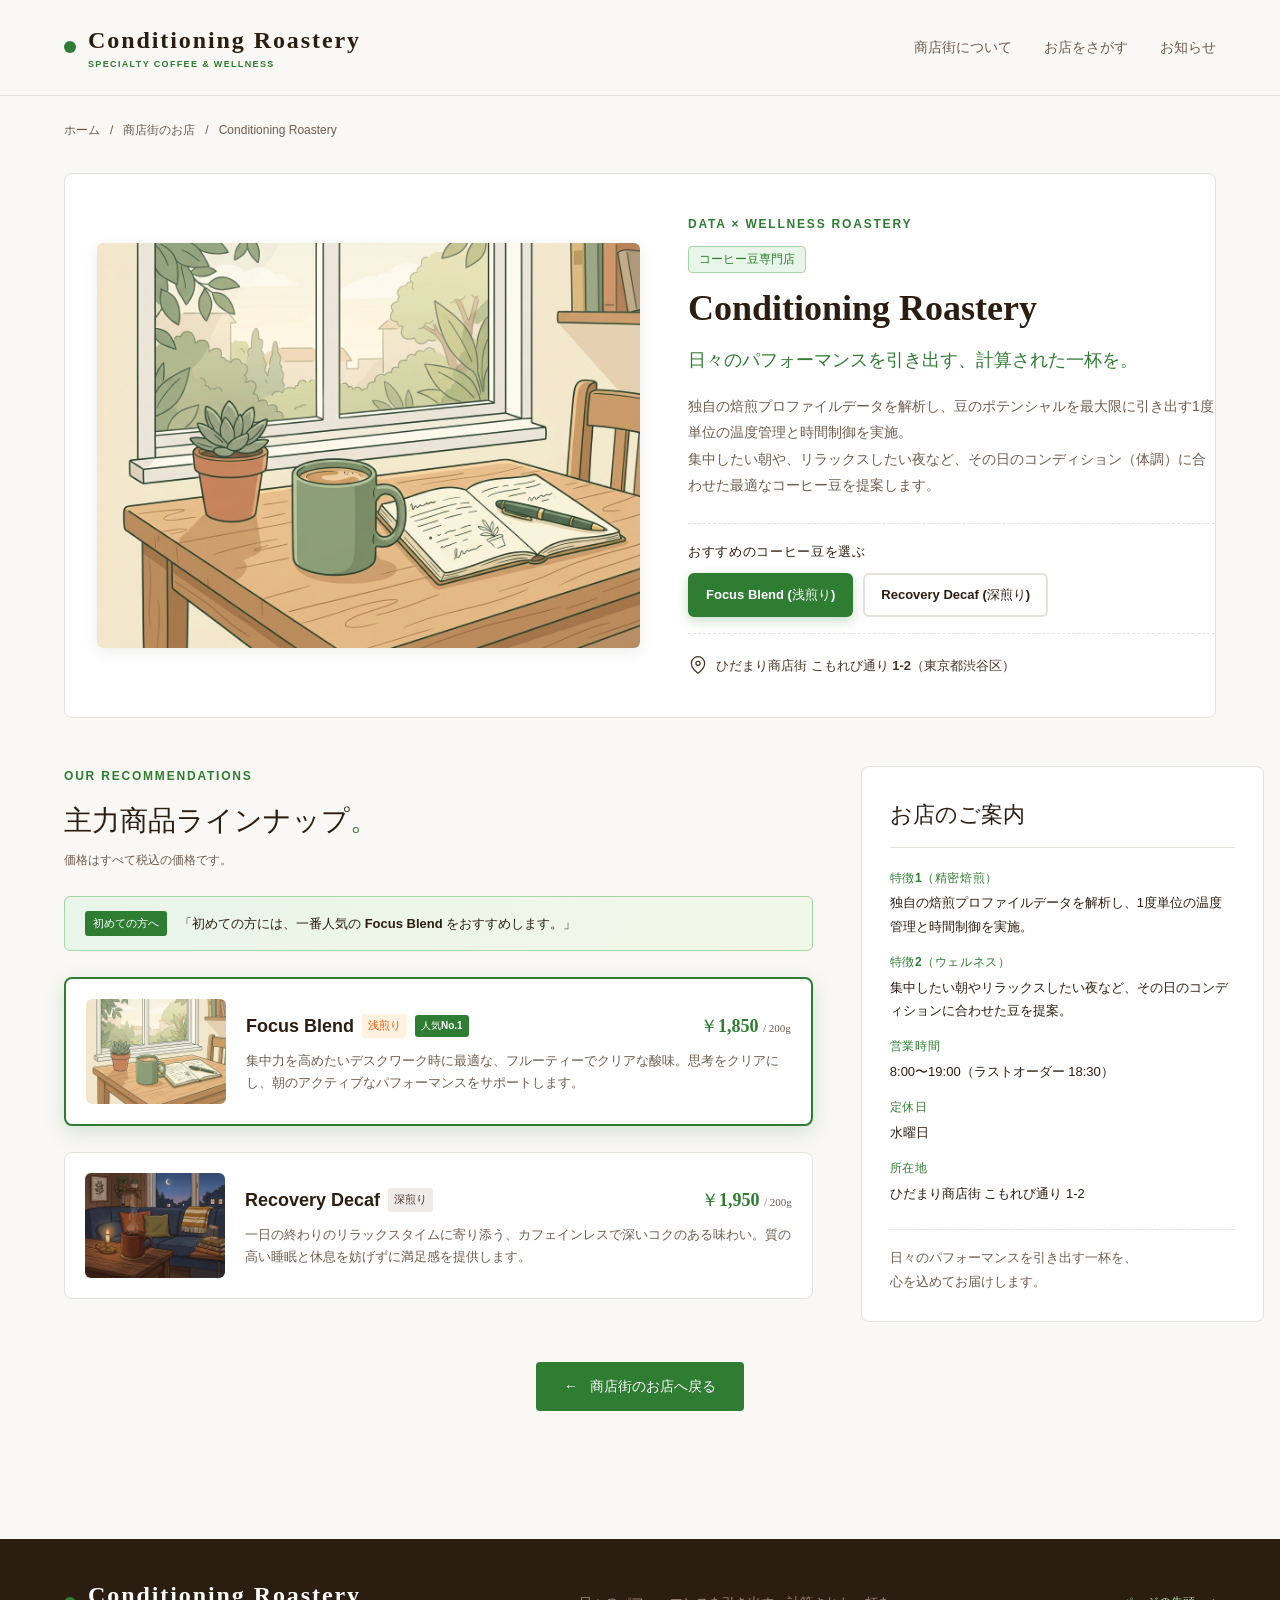
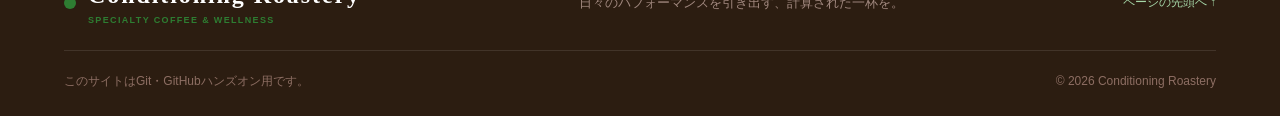
<file: shops/conditioning-roastery.html>
<!doctype html>
<html lang="ja">
  <head>
    <meta charset="UTF-8" />
    <meta name="viewport" content="width=device-width, initial-scale=1.0" />
    <meta name="theme-color" content="#FAF8F5" />
    <meta name="description" content="Conditioning Roastery（コンディショニング・ロースタリー）は、独自の焙煎プロファイルデータ解析と心身のウェルネス提案を行うスペシャルティコーヒー専門店です。" />
    <title>Conditioning Roastery｜日々のパフォーマンスを引き出す、計算された一杯を。</title>
    <link rel="icon" type="image/svg+xml" href="../favicon.svg" />
    <link rel="stylesheet" href="../css/style.css" />
  </head>
  <body>
    <a class="skip-link" href="#main">本文へスキップ</a>
    <header class="site-header">
      <a class="brand" href="../index.html" aria-label="ひだまり商店街 トップページ">
        <span class="brand-dot"></span>
        <span>Conditioning Roastery<small>SPECIALTY COFFEE & WELLNESS</small></span>
      </a>
      <nav aria-label="メインナビゲーション">
        <a href="../index.html#about">商店街について</a>
        <a href="../index.html#shops">お店をさがす</a>
        <a href="../index.html#news">お知らせ</a>
      </nav>
    </header>

    <main id="main" class="detail-main section-container">
      <nav class="breadcrumbs" aria-label="パンくずリスト">
        <a href="../index.html">ホーム</a>
        <span aria-hidden="true">/</span>
        <a href="../index.html#shops">商店街のお店</a>
        <span aria-hidden="true">/</span>
        <span aria-current="page">Conditioning Roastery</span>
      </nav>
      <article>
        <!-- Detail Hero Section -->
        <div class="detail-hero" id="about">
          <div class="detail-image">
            <img id="main-visual" src="../images/focus_blend.png" alt="Conditioning Roastery メインビジュアル" width="800" height="560" />
          </div>
          <div class="detail-intro">
            <p class="section-kicker">DATA × WELLNESS ROASTERY</p>
            <span class="category-label">コーヒー豆専門店</span>
            <h1>Conditioning Roastery</h1>
            <p class="detail-tagline">日々のパフォーマンスを引き出す、計算された一杯を。</p>
            <p class="detail-description">
              独自の焙煎プロファイルデータを解析し、豆のポテンシャルを最大限に引き出す1度単位の温度管理と時間制御を実施。<br />
              集中したい朝や、リラックスしたい夜など、その日のコンディション（体調）に合わせた最適なコーヒー豆を提案します。
            </p>

            <!-- Interactive Coffee Bean Selector Section -->
            <div class="bean-selector-section">
              <h3 class="selector-title">おすすめのコーヒー豆を選ぶ</h3>
              <div class="selector-buttons">
                <button type="button" class="selector-btn active" data-img="../images/focus_blend.png" data-alt="Focus Blend (浅煎り) - 朝の集中">
                  Focus Blend (浅煎り)
                </button>
                <button type="button" class="selector-btn" data-img="../images/recovery_decaf.png" data-alt="Recovery Decaf (深煎り) - 夜のリラックス">
                  Recovery Decaf (深煎り)
                </button>
              </div>
            </div>

            <p class="detail-location">
              <svg width="20" height="20" viewBox="0 0 24 24" fill="none" stroke="currentColor" stroke-width="1.5" aria-hidden="true">
                <path d="M20 10c0 6-8 12-8 12S4 16 4 10a8 8 0 1 1 16 0Z" />
                <circle cx="12" cy="10" r="2.5" />
              </svg>
              <span>ひだまり商店街 こもれび通り 1-2（東京都渋谷区）</span>
            </p>
          </div>
        </div>

        <!-- Detail Columns Section (Products & Shop Info) -->
        <div class="detail-columns">
          <!-- Left Column: Products Section -->
          <section class="products-section" id="products" aria-labelledby="products-heading">
            <p class="section-kicker">OUR RECOMMENDATIONS</p>
            <h2 id="products-heading">主力商品ラインナップ<span class="heading-dot" aria-hidden="true">。</span></h2>
            <p class="price-note">価格はすべて税込の価格です。</p>

            <!-- Nudge & Framing Banner -->
            <div class="nudge-banner">
              <span class="nudge-badge">初めての方へ</span>
              <p>「初めての方には、一番人気の <strong>Focus Blend</strong> をおすすめします。」</p>
            </div>

            <!-- Products List -->
            <ul class="products-list">
              <!-- Product 1: Focus Blend (Framing Highlighted / Selected) -->
              <li class="product-item selected-card" data-img="../images/focus_blend.png" data-alt="Focus Blend (浅煎り) - 朝の集中">
                <div class="product-image-container">
                  <img src="../images/focus_blend.png" alt="Focus Blend (浅煎り)" />
                </div>
                <div class="product-details">
                  <div class="product-heading">
                    <h3>
                      Focus Blend 
                      <span class="roast-badge roast-light">浅煎り</span> 
                      <span class="recommend-chip">人気No.1</span>
                    </h3>
                    <span class="product-price">￥1,850 <small>/ 200g</small></span>
                  </div>
                  <p>集中力を高めたいデスクワーク時に最適な、フルーティーでクリアな酸味。思考をクリアにし、朝のアクティブなパフォーマンスをサポートします。</p>
                </div>
              </li>

              <!-- Product 2: Recovery Decaf -->
              <li class="product-item" data-img="../images/recovery_decaf.png" data-alt="Recovery Decaf (深煎り) - 夜のリラックス">
                <div class="product-image-container">
                  <img src="../images/recovery_decaf.png" alt="Recovery Decaf (深煎り)" />
                </div>
                <div class="product-details">
                  <div class="product-heading">
                    <h3>
                      Recovery Decaf 
                      <span class="roast-badge roast-dark">深煎り</span>
                    </h3>
                    <span class="product-price">￥1,950 <small>/ 200g</small></span>
                  </div>
                  <p>一日の終わりのリラックスタイムに寄り添う、カフェインレスで深いコクのある味わい。質の高い睡眠と休息を妨げずに満足感を提供します。</p>
                </div>
              </li>
            </ul>
          </section>

          <!-- Right Column: Shop Info Section -->
          <section class="shop-info" id="info" aria-labelledby="info-heading">
            <h2 id="info-heading">お店のご案内</h2>
            <dl>
              <div>
                <dt>特徴1（精密焙煎）</dt>
                <dd>独自の焙煎プロファイルデータを解析し、1度単位の温度管理と時間制御を実施。</dd>
              </div>
              <div>
                <dt>特徴2（ウェルネス）</dt>
                <dd>集中したい朝やリラックスしたい夜など、その日のコンディションに合わせた豆を提案。</dd>
              </div>
              <div>
                <dt>営業時間</dt>
                <dd>8:00〜19:00（ラストオーダー 18:30）</dd>
              </div>
              <div>
                <dt>定休日</dt>
                <dd>水曜日</dd>
              </div>
              <div>
                <dt>所在地</dt>
                <dd>ひだまり商店街 こもれび通り 1-2</dd>
              </div>
            </dl>
            <p>日々のパフォーマンスを引き出す一杯を、<br />心を込めてお届けします。</p>
          </section>
        </div>
      </article>

      <div class="detail-back">
        <a class="button button-primary" href="../index.html#shops">
          <span aria-hidden="true">←</span> 商店街のお店へ戻る
        </a>
      </div>
    </main>

    <footer class="site-footer">
      <div class="footer-top">
        <a class="brand" href="../index.html">
          <span class="brand-dot"></span>
          <span>Conditioning Roastery<small>SPECIALTY COFFEE & WELLNESS</small></span>
        </a>
        <p>日々のパフォーマンスを引き出す、計算された一杯を。</p>
        <a class="back-top" href="#main">ページの先頭へ <span aria-hidden="true">↑</span></a>
      </div>
      <div class="footer-bottom">
        <p>このサイトはGit・GitHubハンズオン用です。</p>
        <span>© 2026 Conditioning Roastery</span>
      </div>
    </footer>

    <!-- Interactive Bean & Card Switcher Script -->
    <script>
      document.addEventListener('DOMContentLoaded', () => {
        const mainVisual = document.getElementById('main-visual');
        const selectorBtns = document.querySelectorAll('.selector-btn');
        const productCards = document.querySelectorAll('.product-item');

        function updateSelection(index) {
          const targetBtn = selectorBtns[index];
          const targetCard = productCards[index];
          if (!targetBtn || !targetCard) return;

          const newImgSrc = targetBtn.getAttribute('data-img');
          const newAlt = targetBtn.getAttribute('data-alt');

          // Update main visual image with smooth fade transition
          if (mainVisual && newImgSrc) {
            mainVisual.style.opacity = '0.3';
            setTimeout(() => {
              mainVisual.src = newImgSrc;
              if (newAlt) mainVisual.alt = newAlt;
              mainVisual.style.opacity = '1';
            }, 150);
          }

          // Update selector buttons active state (.active)
          selectorBtns.forEach((btn, i) => {
            btn.classList.toggle('active', i === index);
          });

          // Update product cards selected state (.selected-card)
          productCards.forEach((card, i) => {
            card.classList.toggle('selected-card', i === index);
          });
        }

        // Add click events to selector buttons
        selectorBtns.forEach((btn, index) => {
          btn.addEventListener('click', () => updateSelection(index));
        });

        // Add click events to product cards
        productCards.forEach((card, index) => {
          card.addEventListener('click', () => updateSelection(index));
        });
      });
    </script>
  </body>
</html>
</file>
<file: css/style.css>
/* ==========================================================================
   Conditioning Roastery - Style Sheet
   Based on komorebi-kissa.html layout & HTML structure
   Color Palette: White & Calm Brown Base, Natural Green Accent
   ========================================================================== */

:root {
  --paper: #FAF8F5;
  --white: #FFFFFF;
  --ink: #2C1D11;
  --muted: #6E5D4F;
  --brown-primary: #4A3525;
  --brown-dark: #2C1D11;
  --brown-soft: #D7CCC8;
  
  --green-accent: #2E7D32;
  --green-hover: #1B5E20;
  --green-light: #E8F5E9;
  --green-border: #A5D6A7;
  
  --line: #E5E0DA;
  --serif: "Times New Roman", "YuMincho", "Hiragino Mincho ProN", serif;
  --sans: "Helvetica Neue", Arial, "Hiragino Kaku Gothic ProN", "Hiragino Sans", Meiryo, sans-serif;

  color: var(--ink);
  background: var(--paper);
  font-family: var(--sans);
  font-synthesis: none;
  line-height: 1.8;
  font-weight: 400;
  scroll-behavior: smooth;
  scroll-padding-top: 24px;
}

* {
  box-sizing: border-box;
}

body {
  margin: 0;
  background-color: var(--paper);
  color: var(--ink);
}

button, input {
  font: inherit;
}

button {
  cursor: pointer;
  color: inherit;
}

a {
  color: inherit;
  text-decoration: none;
}

img {
  display: block;
  max-width: 100%;
}

svg {
  flex-shrink: 0;
}

h1, h2, h3, p {
  margin: 0;
}

.skip-link {
  position: fixed;
  left: 16px;
  top: -100px;
  z-index: 10;
  padding: 10px 20px;
  background: var(--brown-dark);
  color: white;
}

.skip-link:focus {
  top: 12px;
}

/* Header */
.site-header {
  max-width: 1280px;
  padding: 24px 5%;
  margin: auto;
  display: flex;
  align-items: center;
  justify-content: space-between;
  gap: 32px;
  border-bottom: 1px solid var(--line);
}

.brand {
  display: inline-flex;
  gap: 12px;
  align-items: center;
  flex-shrink: 0;
}

.brand > span {
  font-family: var(--serif);
  font-size: 24px;
  font-weight: 700;
  line-height: 1.35;
  letter-spacing: 0.08em;
  color: var(--brown-dark);
}

.brand small {
  display: block;
  font-family: var(--sans);
  font-size: 9px;
  font-weight: 600;
  letter-spacing: 0.15em;
  color: var(--green-accent);
  margin-top: 2px;
}

.brand-dot {
  width: 12px;
  height: 12px;
  background-color: var(--green-accent);
  border-radius: 50%;
  display: inline-block;
}

.site-header nav {
  display: flex;
  gap: 32px;
  font-size: 14px;
  font-weight: 600;
}

.site-header nav a {
  padding: 8px 0;
  text-underline-offset: 8px;
  color: var(--muted);
  transition: color 0.2s;
}

.site-header nav a:hover {
  color: var(--green-accent);
  text-decoration: underline;
}

/* Container */
.section-container {
  max-width: 1280px;
  margin: auto;
  padding-left: 5%;
  padding-right: 5%;
}

.detail-main {
  padding-top: 24px;
  padding-bottom: 64px;
}

/* Breadcrumbs */
.breadcrumbs {
  display: flex;
  align-items: center;
  gap: 10px;
  font-size: 12px;
  color: var(--muted);
  margin-bottom: 32px;
}

.breadcrumbs a:hover {
  color: var(--green-accent);
  text-decoration: underline;
}

/* Detail Hero Section (2 columns: image & intro) */
.detail-hero {
  display: grid;
  grid-template-columns: 50% 50%;
  gap: 40px;
  align-items: center;
  background: var(--white);
  padding: 32px;
  border-radius: 8px;
  border: 1px solid var(--line);
}

.detail-image {
  border-radius: 6px;
  overflow: hidden;
  box-shadow: 0 4px 16px rgba(44, 29, 17, 0.08);
}

.detail-image img {
  width: 100%;
  height: auto;
  object-fit: cover;
}

#main-visual {
  transition: opacity 0.25s ease;
}

.detail-intro {
  padding: 8px;
}

/* Bean Selector Section */
.bean-selector-section {
  margin: 20px 0;
  padding: 16px 0;
  border-top: 1px dashed var(--line);
  border-bottom: 1px dashed var(--line);
}

.selector-title {
  font-size: 13px;
  font-weight: 700;
  color: var(--brown-dark);
  margin-bottom: 10px;
  letter-spacing: 0.05em;
}

.selector-buttons {
  display: flex;
  gap: 10px;
  flex-wrap: wrap;
}

.selector-btn {
  background-color: var(--white);
  border: 2px solid var(--line);
  color: var(--ink);
  padding: 8px 16px;
  border-radius: 6px;
  font-size: 13px;
  font-weight: 600;
  cursor: pointer;
  display: inline-flex;
  align-items: center;
  gap: 6px;
  transition: all 0.25s ease;
  outline: none;
}

.selector-btn:hover {
  border-color: var(--green-accent);
  color: var(--green-accent);
  transform: translateY(-1px);
}

/* Active State */
.selector-btn.active {
  background-color: var(--green-accent);
  border-color: var(--green-accent);
  color: #FFFFFF;
  font-weight: 700;
  box-shadow: 0 4px 12px rgba(46, 125, 50, 0.25);
}

.selector-btn.active:hover {
  background-color: var(--green-hover);
  border-color: var(--green-hover);
  color: #FFFFFF;
}

.section-kicker {
  font-size: 12px;
  font-weight: 700;
  letter-spacing: 0.15em;
  color: var(--green-accent);
  margin-bottom: 8px;
}

.category-label {
  display: inline-block;
  background-color: var(--green-light);
  color: var(--green-accent);
  border: 1px solid var(--green-border);
  font-size: 12px;
  font-weight: 700;
  padding: 2px 10px;
  border-radius: 4px;
  margin-bottom: 12px;
}

.detail-intro h1 {
  font-family: var(--serif);
  font-size: 36px;
  font-weight: 700;
  color: var(--brown-dark);
  line-height: 1.3;
  margin-bottom: 12px;
}

.detail-tagline {
  font-size: 18px;
  font-weight: 700;
  color: var(--green-accent);
  margin-bottom: 16px;
}

.detail-description {
  font-size: 14px;
  color: var(--muted);
  line-height: 1.9;
  margin-bottom: 24px;
}

.detail-location {
  display: flex;
  align-items: center;
  gap: 8px;
  font-size: 13px;
  color: var(--brown-primary);
  font-weight: 600;
}

/* Detail Columns (Products section & Shop info) */
.detail-columns {
  display: grid;
  grid-template-columns: 65% 35%;
  gap: 48px;
  margin-top: 48px;
  align-items: start;
}

/* Products Section */
.products-section h2 {
  font-family: var(--serif);
  font-size: 28px;
  color: var(--brown-dark);
  margin-bottom: 4px;
}

.heading-dot {
  color: var(--green-accent);
}

.price-note {
  font-size: 12px;
  color: var(--muted);
  margin-bottom: 24px;
}

/* Nudge & Framing Banner */
.nudge-banner {
  background: linear-gradient(135deg, var(--green-light) 0%, #F1F8E9 100%);
  border: 1px solid var(--green-border);
  border-radius: 6px;
  padding: 14px 20px;
  display: flex;
  align-items: center;
  gap: 12px;
  margin-bottom: 28px;
}

.nudge-badge {
  background: var(--green-accent);
  color: white;
  font-size: 11px;
  font-weight: 700;
  padding: 3px 8px;
  border-radius: 3px;
  white-space: nowrap;
}

.nudge-banner p {
  font-size: 13px;
  font-weight: 600;
  color: var(--brown-dark);
}

/* Products List */
.products-list {
  list-style: none;
  padding: 0;
  display: flex;
  flex-direction: column;
  gap: 24px;
}

.product-item {
  background: var(--white);
  border: 1px solid var(--line);
  border-radius: 8px;
  padding: 20px;
  display: flex;
  gap: 20px;
  align-items: center;
  cursor: pointer;
  transition: all 0.25s ease;
}

.product-item:hover {
  transform: translateY(-2px);
  box-shadow: 0 4px 12px rgba(44, 29, 17, 0.08);
}

/* Selected Card State (Green Border & Elevation Shadow) */
.product-item.selected-card {
  border: 2px solid var(--green-accent);
  box-shadow: 0 6px 20px rgba(46, 125, 50, 0.18);
  transform: translateY(-2px);
  position: relative;
}

.product-image-container {
  width: 140px;
  height: 105px;
  flex-shrink: 0;
  border-radius: 6px;
  overflow: hidden;
}

.product-image-container img {
  width: 100%;
  height: 100%;
  object-fit: cover;
}

.product-details {
  flex-grow: 1;
}

.product-heading {
  display: flex;
  justify-content: space-between;
  align-items: center;
  margin-bottom: 8px;
}

.product-heading h3 {
  font-size: 18px;
  font-weight: 700;
  color: var(--brown-dark);
  display: flex;
  align-items: center;
  gap: 8px;
}

.roast-badge {
  font-size: 11px;
  padding: 2px 6px;
  border-radius: 3px;
  font-weight: 600;
}

.roast-light {
  background-color: #FFF3E0;
  color: #E65100;
}

.roast-dark {
  background-color: #EFEBE9;
  color: #4E342E;
}

.recommend-chip {
  background-color: var(--green-accent);
  color: white;
  font-size: 10px;
  padding: 2px 6px;
  border-radius: 3px;
}

.product-price {
  font-family: var(--serif);
  font-size: 18px;
  font-weight: 700;
  color: var(--green-accent);
}

.product-price small {
  font-size: 11px;
  font-weight: 400;
  color: var(--muted);
}

.product-details p {
  font-size: 13px;
  color: var(--muted);
  line-height: 1.7;
}

/* Shop Info Section */
.shop-info {
  background: var(--white);
  border: 1px solid var(--line);
  border-radius: 8px;
  padding: 28px;
}

.shop-info h2 {
  font-family: var(--serif);
  font-size: 22px;
  color: var(--brown-dark);
  margin-bottom: 20px;
  padding-bottom: 12px;
  border-bottom: 1px solid var(--line);
}

.shop-info dl {
  margin: 0 0 24px 0;
}

.shop-info dl > div {
  margin-bottom: 14px;
}

.shop-info dt {
  font-size: 12px;
  font-weight: 700;
  color: var(--green-accent);
  letter-spacing: 0.05em;
  margin-bottom: 2px;
}

.shop-info dd {
  font-size: 13px;
  color: var(--ink);
  margin: 0;
}

.shop-info p {
  font-size: 13px;
  color: var(--muted);
  line-height: 1.8;
  padding-top: 16px;
  border-top: 1px dashed var(--line);
}

/* Back Button */
.detail-back {
  margin-top: 40px;
  text-align: center;
}

.button {
  display: inline-flex;
  align-items: center;
  justify-content: center;
  gap: 12px;
  padding: 12px 28px;
  border-radius: 4px;
  font-size: 14px;
  font-weight: 600;
  transition: all 0.2s;
}

.button-primary {
  background: var(--green-accent);
  color: white;
}

.button-primary:hover {
  background: var(--green-hover);
  transform: translateY(-2px);
}

/* Footer */
.site-footer {
  background: var(--brown-dark);
  color: #D7CCC8;
  margin-top: 64px;
  padding: 40px 5% 24px;
}

.footer-top {
  max-width: 1280px;
  margin: auto;
  display: flex;
  justify-content: space-between;
  align-items: center;
  gap: 20px;
  padding-bottom: 24px;
  border-bottom: 1px solid rgba(255, 255, 255, 0.1);
}

.footer-top .brand > span {
  color: white;
}

.footer-top p {
  font-size: 13px;
  color: #A1887F;
}

.back-top {
  font-size: 12px;
  color: var(--green-border);
}

.back-top:hover {
  color: white;
}

.footer-bottom {
  max-width: 1280px;
  margin: 20px auto 0;
  display: flex;
  justify-content: space-between;
  font-size: 12px;
  color: #8D6E63;
}

/* Responsive Breakpoints */
@media (max-width: 900px) {
  .detail-hero {
    grid-template-columns: 1fr;
  }
  
  .detail-columns {
    grid-template-columns: 1fr;
    gap: 32px;
  }
  
  .site-header {
    flex-direction: column;
    gap: 16px;
  }
  
  .site-header nav {
    gap: 20px;
  }
}

@media (max-width: 600px) {
  .product-item {
    flex-direction: column;
    align-items: flex-start;
  }
  
  .product-image-container {
    width: 100%;
    height: 180px;
  }
  
  .footer-top, .footer-bottom {
    flex-direction: column;
    gap: 12px;
    align-items: flex-start;
  }
}
</file>
